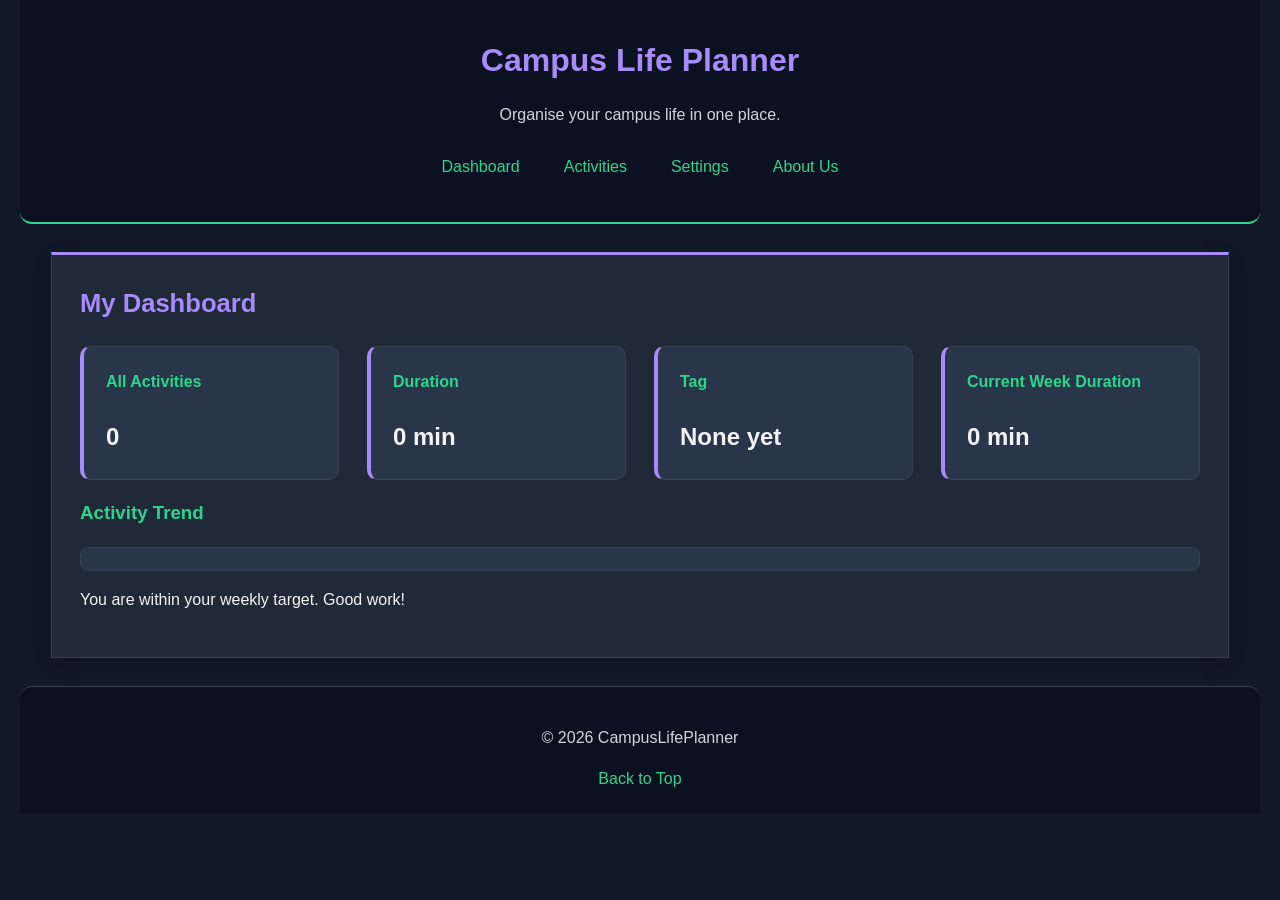
<file: index.html>
<!DOCTYPE html>
<html lang="en">
    <head>
        <meta charset="UTF-8">
        <meta name="viewport" content="width=device-width, initial-scale=1.0">
        <meta name="description" content="Campus Life Planner helps students record and organise tasks, events and study sessions.">
        <title>Campus Life Planner | Campus Life made easier with Campus Life Planner</title>
        <link rel="stylesheet" href="styles/style.css">
        <script src="scripts/main.js" defer></script>
    </head>
    <body>
        <a href="#main-content" class="skip-link"> Skip to main content</a>
        <header>
            <h1> Campus Life Planner</h1>
            <p>Organise your campus life in one place.</p>
            <nav>
                <a href="#dashboard">Dashboard</a>
                <a href="#activities">Activities</a>
                <a href="#settings">Settings</a>
                <a href="#about">About Us</a>
            </nav>
        </header>
        <main id="main-content">
            <section id="dashboard" class="app-view is-active">
                <h2> My Dashboard</h2>
                <div class="dashboard">
                    <article>
                        <h3>All Activities</h3>
                        <p id="total-activities">0</p>
                    </article>
                    <article>
                        <h3>Duration</h3>
                        <p id="total-duration">0 minutes</p>
                    </article>
                    <article>
                        <h3>Tag</h3>
                        <p id="top-tag">None</p>
                    </article>
                    <article>
                        <h3> Current Week Duration</h3>
                        <p id="week-total">0 Activities</p>
                    </article>
                </div>
                <h3>Activity Trend</h3>
                <div id="weekly-chart" class="weekly-chart">
                <div id="weekly-chart-bar"></div>
                </div>
                <p id="message" role="status">Please set your target duration in Settings.</p>
            </section>
            <section id="activities" class="app-view">
                <h2>My Activities</h2>
                <label for="search">Search activities using regular expressions</label>
                <input type="search" id="search" placeholder="Example: Study|Exam">
                <label for="ignore-case">
                    <input type="checkbox" id="ignore-case" checked>
                    Ignore uppercase and lowercase differences
                </label>
                <p id="search-message" role="status"></p>
                <label for="sort">Sort Activities</label>
                <select id="sort">
                    <option value="dueDate">Due Date</option>
                    <option value="title">Title</option>
                    <option value="duration">Duration</option>
                </select>
                <button type="button" id="sort-order">Change Sorting Order
                </button>
                <h3>Activity List</h3>
                <div id="activity-list">
                    <p>No activities yet. Add your very first activity below.</p>
                </div>
            </section>
            <section id="form-section" class="app-view">
                <h2 id="form-heading">Add an Activity</h2>
                <form id="activity-form">
                    <input type="hidden" id="activity-id">
                    <label for="title">Activity Name</label>
                    <input type="text" id="title" required>
                    <p id="title-error" class="error"></p>
                    <label for="due-date">Due Date</label>
                    <input type="date" id="due-date" required>
                    <p id="date-error" class="error"></p>
                    <label for="duration">Duration in minutes</label>
                    <input type="number" id="duration" min="5" max="720" step="1" required>
                    <p id="duration-error" class="error"></p>
                    <label for="tag">Tag</label>
                    <input type="text" id="tag" required>
                    <p id="tag-error" class="error"></p>
                    <button type="submit" id="save-button">Add Activity</button>
                    <button type="reset">Clear Form</button>
                    <p id="form-message" role="status"></p>
                </form>
            </section>
            <section id="settings" class="app-view">
                <h2>Settings</h2>
                <label for="target">Target Duration in Minutes</label>
                <input type="number" id="target" min="0" value="600">
                <label for="weekly-cap">Weekly Cap Duration in minutes</label>
                <input type="number" id="weekly-cap" min="1" value="1000">
                <p id="cap-error" class="error" role="alert"></p>
                <label for="duration-unit">Display duration in</label>
                <select id="duration-unit">
                    <option value="minutes">Hours and Minutes</option>
                    <option value="hours">Decimal Hours</option>           
                </select>
                <button id="save-target" type="button">Save Target</button>
                <h3>Convert Minutes to Hours</h3>
                <label for="minutes">Minutes</label>
                <input type="number" id="minutes" min="0" value="60">
                <button type="button" id="convert">Convert</button>
                <p id="result" role="status"></p>
                <h3>Export Activities</h3>
                <button type="button" id="export">Export JSON</button>
                <h3>Import Activities</h3>
                <label for="import-file">Choose a JSON file</label>
                <input type="file" id="import-file" accept=".json">
                <button type="button" id="import">Import JSON</button>
                <p id="import-message" role="status"></p>
            </section>
            <section id="about" class="app-view">
                <h2>About Campus Life Planner</h2>
                <p>Campus Life Planner is a web application that helps students to organise assignments, campus events, and study sessions.<br> Open the application, go to activities where you can create and save your activities as prompted.<br>You can also set a target and weekly cap under settings and save the changes, export and import activities, and use the minutes to hours converter.<br>For more information, visit my github or send an email to email address provided below.</p>
                <p>Github: <a href="https://github.com/pkeza1-rgb">My Github Profile</a></p>
                <p>Email: <a href="mailto:p.keza1@alustudent.com">Contact me</a></p>
            </section>
         </main>
         <footer>
            <p>&copy; 2026 CampusLifePlanner</p>
            <a href="#main-content">Back to Top</a>
         </footer>
    </body>
</html>
</file>
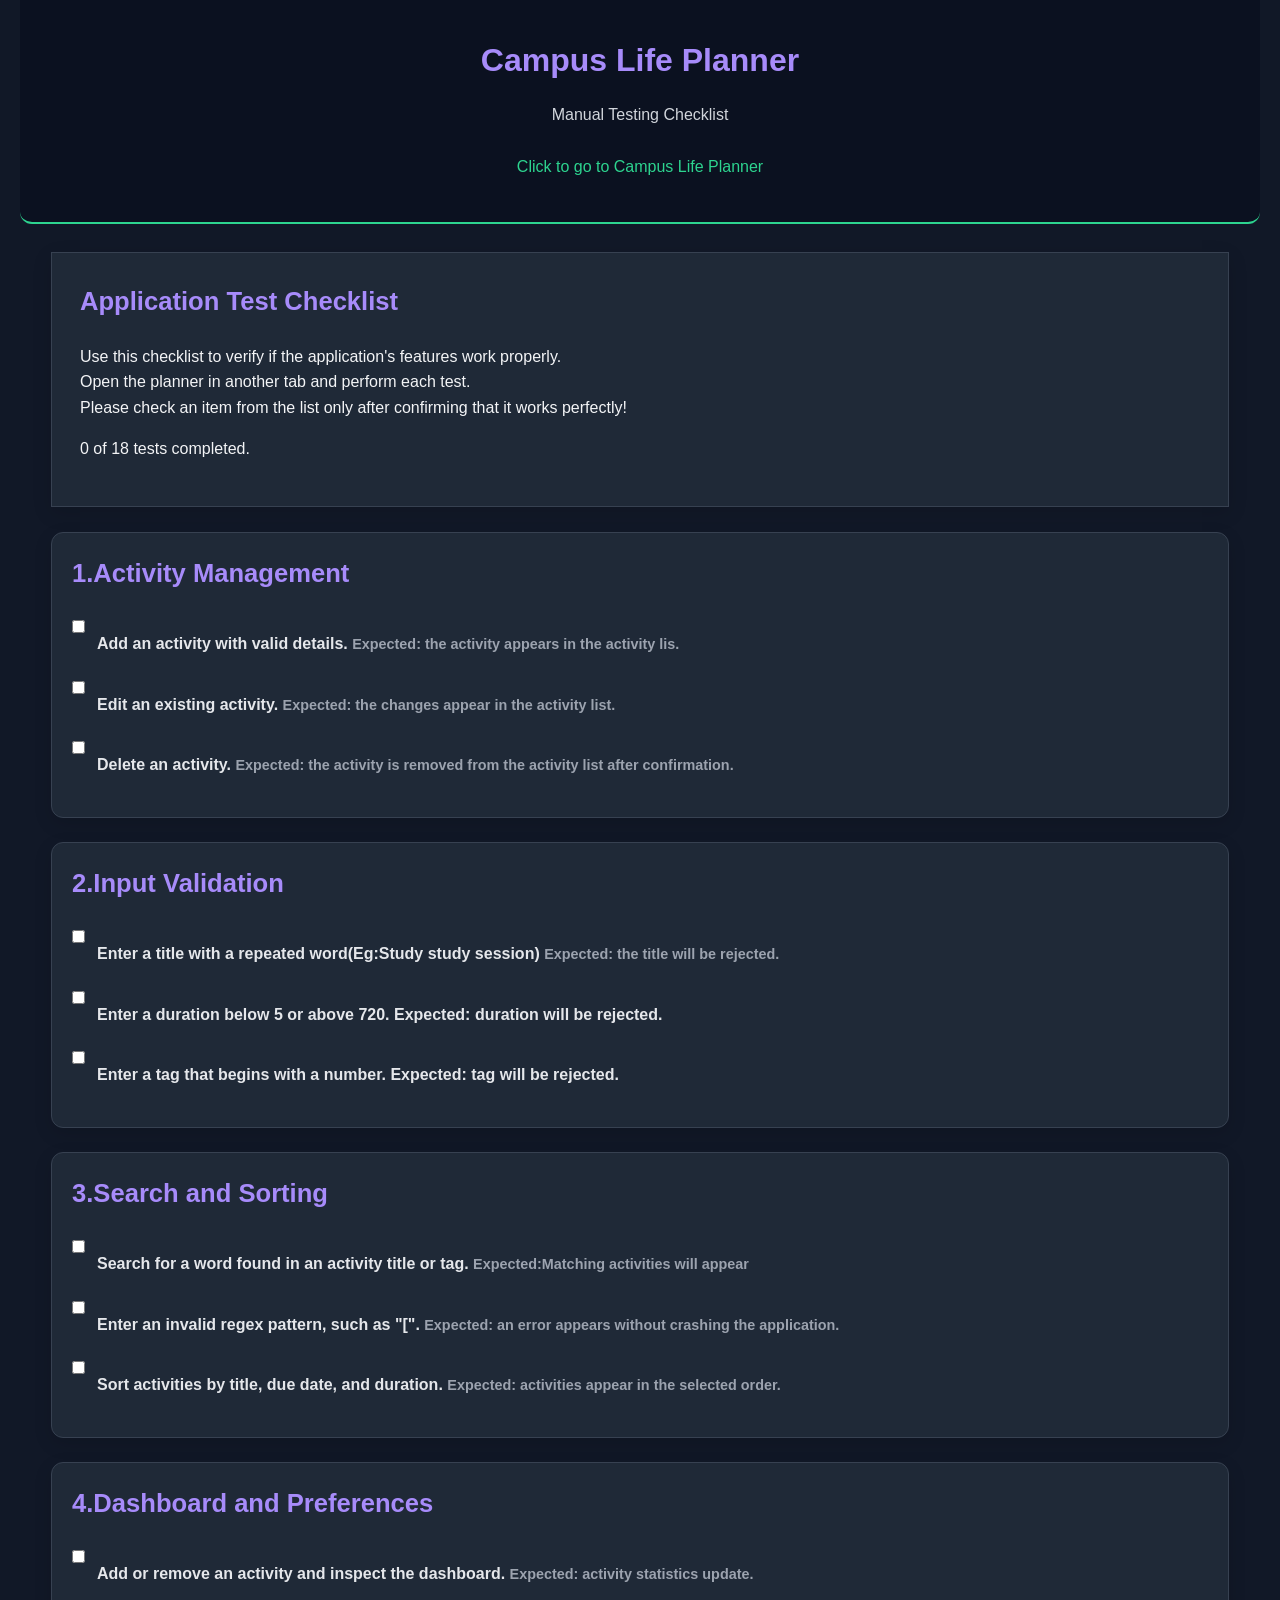
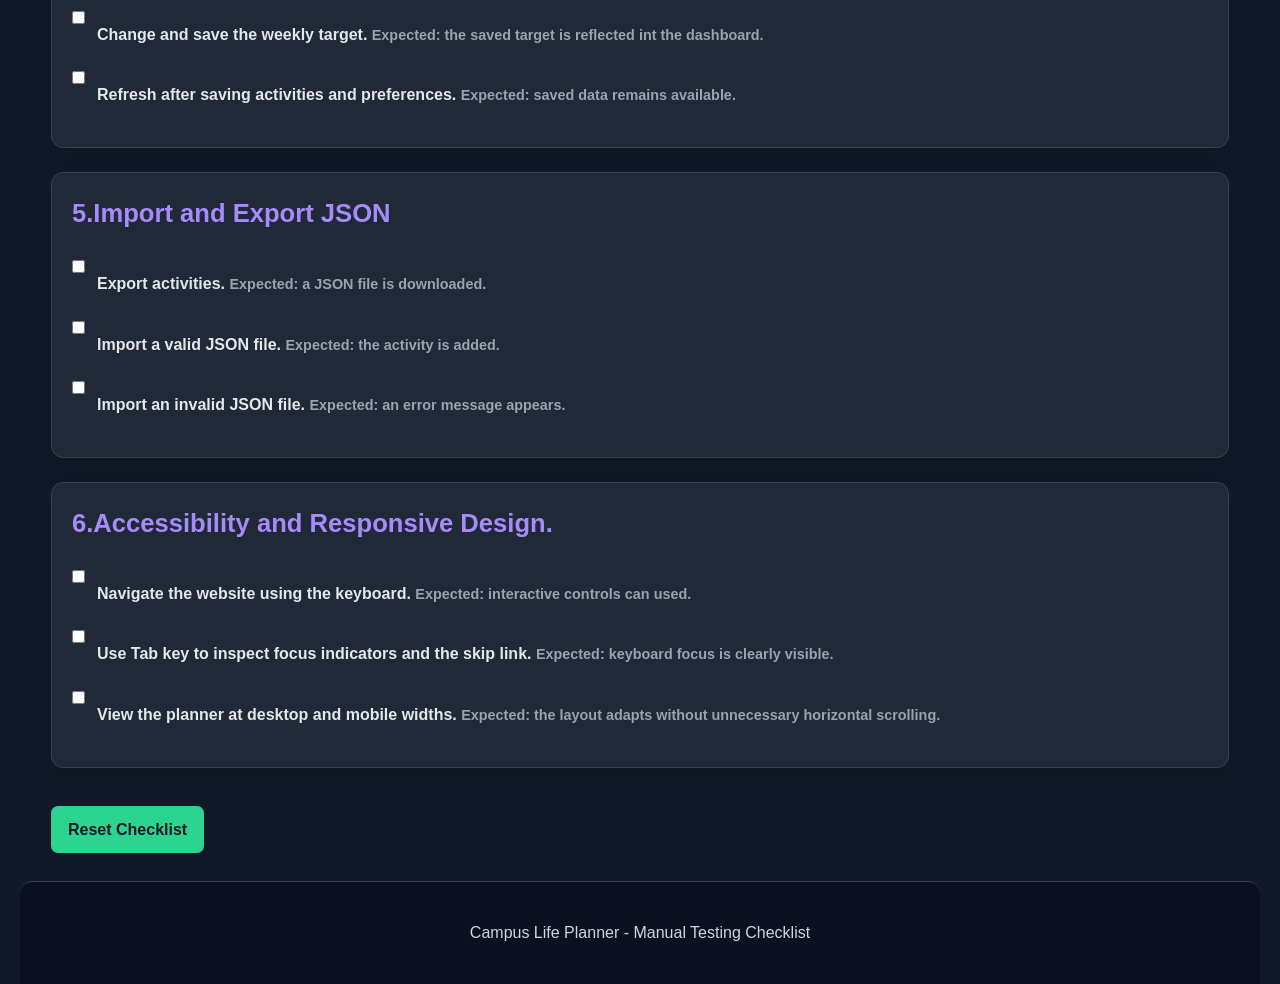
<file: tests.html>
<!DOCTYPE html>
<html lang="en">
    <head>
        <meta charset="UTF-8">
        <meta name="viewport" content="width=device-width, initial-scale=1.0">
        <meta name="description" content="Manual testing checklist for Campus Life Planner">
        <title>Campus Life Planner | Tests</title>
        <link rel="stylesheet" href="styles/style.css">
        <style>
            .test-section{
                margin: 24px 0;
                padding: 20px;
                border: 1px solid #374151;
                border-radius: 12px;
            }
            .test-item{
                display: flex;
                align-items: flex-start;
                gap: 12px;
                margin: 14px 0;
            }
            .test-item input{
                margin-top: 5px;
                accent-color: #2DD48F;
            }
            .test-item label{
                cursor: pointer;
            }
            .test-note{
                color: #9CA3AF;
                font-size: 0.9rem;
            }
        </style>
    </head>
    <body>
        <a class="skip-link" href="#main-content">Skip to tests</a>
        <header>
            <h1>Campus Life Planner</h1>
            <p>Manual Testing Checklist</p>
            <nav aria-label="Main navigation">
                <a href="index.html">Click to go to Campus Life Planner</a>
            </nav>
        </header>
        <main id="main-content">
            <section>
                <h2>Application Test Checklist</h2>
                <p>Use this checklist to verify if the application's features work properly.<br>Open the planner in another tab and perform each test.<br>Please check an item from the list only after confirming that it works perfectly!</p>
                <p id="test-progress" role="status" aria-live="polite">0 tests completed.</p>
            </section>
            <section class="test-section">
                <h2>1.Activity Management</h2>
                <div class="test-item">
                    <input type="checkbox" id="test-add">
                    <label for="test-add">Add an activity with valid details.
                        <span class="test-note">Expected: the activity appears in the activity lis.</span>
                    </label>
                </div>
                <div class="test-item">
                    <input type="checkbox" id="test-edit">
                    <label for="test-edit">Edit an existing activity.
                        <span class="test-note">Expected: the changes appear in the activity list.</span>
                    </label>
                </div>
                <div class="test-item">
                    <input type="checkbox" id="test-delete">
                    <label for="test-delete">Delete an activity.
                        <span class="test-note">Expected: the activity is removed from the activity list after confirmation.</span>
                    </label>
                </div>
            </section>
            <section class="test-section">
                <h2>2.Input Validation</h2>
                <div class="test-item">
                    <input type="checkbox" id="test-title">
                    <label for="test-title">Enter a title with a repeated word(Eg:Study study session)
                        <span class="test-note">Expected: the title will be rejected.</span>
                    </label>
                </div>
                <div class="test-item">
                    <input type="checkbox" id="test-duration">
                    <label for="test-duration">Enter a duration below 5 or above 720.
                        <span slass="test-note">Expected: duration will be rejected.</span>
                    </label>
                </div>
                <div class="test-item">
                    <input type="checkbox" id="test-tag">
                    <label for="test-tag">Enter a tag that begins with a number.
                        <span class="tset-note">Expected: tag will be rejected.</span>
                    </label>
                </div>
            </section>
            <section class="test-section">
                <h2>3.Search and Sorting</h2>
                <div class="test-item">
                    <input type="checkbox" id="test-search">
                    <label for="test-search">Search for a word found in an activity title or tag.
                        <span class="test-note">Expected:Matching activities will appear</span>
                    </label>
                </div>
                <div class="test-item">
                <input type="checkbox" id="test-regex">
                <label for="test-regex">
                    Enter an invalid regex pattern, such as "[".
                    <span class="test-note">Expected: an error appears without crashing the application.</span>
                </label>
            </div>
            <div class="test-item">
                <input type="checkbox" id="test-sort">
                <label for="test-sort">
                    Sort activities by title, due date, and duration.
                    <span class="test-note">Expected: activities appear in the selected order.</span>
                </label>
            </div>
            </section>
            <section class="test-section">
                <h2>4.Dashboard and Preferences</h2>
                <div class="test-item">
                <input type="checkbox" id="test-dashboard">
                <label for="test-dashboard">
                    Add or remove an activity and inspect the dashboard.
                    <span class="test-note">Expected: activity statistics update.</span>
                </label>
            </div>
            <div class="test-item">
                <input type="checkbox" id="test-target">
                <label for="test-target">Change and save the weekly target.
                    <span class="test-note">Expected: the saved target is reflected int the dashboard.</span>
                </label>
            </div>
            <div class="test-item">
                <input type="checkbox" id="test-storage"> 
                <label for="test-storage">Refresh after saving activities and preferences.
                    <span class="test-note">Expected: saved data remains available.</span>
                </label>           
            </div>
            </section>
            <section class="test-section">
                <h2>5.Import and Export JSON</h2>
                <div class="test-item">
                    <input type="checkbox" id="test-export">
                    <label for="test-export">Export activities.
                        <span class="test-note">Expected: a JSON file is downloaded.</span>
                    </label>
                </div>
                <div class="test-item">
                    <input type="checkbox" id="test-import">
                    <label for="test-input">Import a valid JSON file.
                        <span class="test-note">Expected: the activity is added.</span>
                    </label>
                </div>
                <div class="test-item">
                    <input type="checkbox" id="test-invalid-import">
                    <label for="test-invalid-import">Import an invalid JSON file.
                        <span class="test-note">Expected: an error message appears.</span>
                    </label>
                </div>
            </section>
            <section class="test-section">
                <h2>6.Accessibility and Responsive Design.</h2>
                <div class="test-item">
                    <input type="checkbox" id="test-keyboard">
                    <label for="test-keyboard">Navigate the website using the keyboard.
                        <span class="test-note">Expected: interactive controls can used.</span>
                    </label>
                </div>
                <div class="test-item">
                    <input type="checkbox" id="test-focus">
                    <label for="test-focus">Use Tab key to inspect focus indicators and the skip link.
                        <span class="test-note">Expected: keyboard focus is clearly visible.</span>
                    </label>
                </div>
                <div class="test-item">
                    <input type="checkbox" id="test-mobile">
                    <label for="test-mobile">View the planner at desktop and mobile widths.
                        <span class="test-note">Expected: the layout adapts without unnecessary horizontal scrolling.</span>
                    </label>
                </div>
            </section>
            <button id="reset-tests" type="button">Reset Checklist</button>
        </main>
        <footer>
            <p>Campus Life Planner - Manual Testing Checklist</p>
        </footer>
        <script>
            const checkboxes= document.querySelectorAll('.test-item input[type="checkbox"]');
            const progress= document.getElementById('test-progress');
            const reset_button= document.getElementById('reset-tests');
            function update_Progress(){
                const completed= document.querySelectorAll('.test-item input[type="checkbox"]:checked').length;
                progress.textContent= `${completed} of ${checkboxes.length} tests completed.`;
            }
                checkboxes.forEach(function (checkbox){
                    checkbox.addEventListener('change', update_Progress);
                });
                reset_button.addEventListener('click', function () {
                    checkboxes.forEach(function (checkbox){
                        checkbox.checked= false;
                    });
                    update_Progress();
                });
                update_Progress();
        </script>
    </body>
</html>
</file>
<file: styles/style.css>
*{
    box-sizing:border-box;
}
html{
    scroll-behavior: smooth;
}
body{
    margin:0;
    padding:0 12px;
    font-family: Arial, sans-serif;
    background-color:#111827;
    color:#F3F4F6;
    line-height:1.6;
}
header{
    background-color:#0B1120;
    padding: 20px 20px;
    text-align:center;
    border-bottom: 2px solid #2DD48F;
    border-radius:0 0 12px 12px;
}
h1{
    margin:0;
    color:#A78BFA;
    font-size:2rem;
}
header p{
    color:#D1D5DB;
}
nav{
    display:flex;
    flex-wrap:wrap;
    justify-content: center;
    gap:12px;
    margin-top:18px;
}
nav a{
    display:inline-block;
    padding:8px 12px;
    color:#2DD48F;
    text-decoration:none;
    border-radius:6px;
}
nav a:hover{
    background-color:#293548;
    color:#FFFFFF;
}
main{
    width:100%;
    max-width:1100px;
    margin:28px auto;
}
section{
    min-width:0;
    margin-bottom:25px;
    padding:24px;
    background-color:#1F2937;
    border:1px solid #374151;
    box-shadow:0 6px 18px #00000020;
}
h2{
    margin-top:0;
    color:#A78BFA;
    font-size:1.6rem;
}
h3{
    color:#2DD48F;
}
#dashboard{
    border-top:3px solid #A78BFA;
}
#activities{
    border-top:3px solid #2DD48F;
}
.dashboard{
    display:flex;
    flex-wrap:wrap;
    gap:16px;
}
.dashboard article{
    flex:1 1 200px;
    min-width:0;
    padding:18px;
    background-color:#293548;
    border:1px solid#374151;
    border-left:4px solid #A78BFA;
    border-radius:10px;
    transition: transform 0.2s ease, border-color 0.2s ease;
}
.dashboard article:hover{
    transform:translateY(-3px);
    border-left-color:#2DD48F;
}
.dashboard article h3{
    margin-top:0;
    font-size:1rem;
}
.dashboard article p{
    margin-bottom:0;
    font-size:1.5rem;
    font-weight:bold;
    overflow-wrap:anywhere;
}
label{
    display:block;
    margin-top:16px;
    margin-bottom:5px;
    color:#E5E7EB;
    font-weight:bold;
}
input,select{
    display:block;
    width:100%;
    max-width:100%;
    min-width:0;
    padding:11px 12px;
    margin-top:5px;
    background-color:#111827;
    color:#F3F4F6;
    border:1px solid#4B5563;
    border-radius:7px;
    font:inherit;
}
input[type="date"]{
    border-left:3px solid #A78BFA;
}
label[for="ignore-case"]{
    display:inline-flex;
    align-items:center;
    gap:8px;
}
input[type="checkbox"]{
    width:auto;
    margin:0;
}
input[required]{
    background-color:#182233;
}
input:focus,select:focus{
    border-color:#A78BFA;
    outline:2px solid #A78BFA;
    outline-offset:2px;
}
button{
    display:inline-block;
    max-width:100%;
    padding:11px 17px;
    margin-top:14px;
    margin-right:6px;
    background-color:#2DD48F;
    color:#111827;
    border:none;
    border-radius:7px;
    font:inherit;
    font-weight:bold;
    cursor:pointer;
    overflow-wrap:anywhere;
    transition:background-color 0.2s ease, transform 0.2s ease;
}
button:hover{
    background-color:#5EEAD4;
    transform:translateY(-1px);
}
button:active{
    transform:translateY(0);
}
#activity-list{
    margin-top:16px;
}
.activity-card{
    margin-bottom:14px;
    padding:18px;
    background-color:#293548;
    border:1px solid #374151;
    border-radius:10px;
    overflow-wrap:anywhere;
}
.activity-card h3{
    margin-top:0;
}
.activity-card p{
    color:#D1D5DB;
}
.skip-link{
    position:absolute;
    top:-100px;
    left:16px;
    z-index:1000;
    padding: 12px 16px;
    background-color:#EC4899;
    color:#111827;
    border-radius:6px;
    font-weight: bold;
}
.skip-link:focus{
    top:10px;
    outline: 3px solid #F9A8D4;
    outline-offset: 3px
}
a:focus-visible,
button:focus-visible,
input:focus-visible,
select:focus-visible{
    outline:3px solid #FBBF24;
    outline-offset: 3px;
}
.error{
    color:#FDA4AF;
    font-size:0.9rem;
    margin-top:4px;
}
#message,
#search-message,
#form-message,
#result,
#import-message{
    overflow-wrap:anywhere;
}
footer{
    padding:22px;
    background-color:#0B1120;
    color:#D1D5DB;
    text-align:center;
    border-top:1px solid #374151;
    border-radius:12px 12px 0 0;
}
footer a{
    color:#2DD48F;
    text-decoration:none;
}
footer a:hover{
    text-decoration:underline;
}
@media(min-width:768px){
    body{
        padding:0 20px;
    }
    main{
        width:95%;
    }
    section{
        padding:28px;
    }
    nav{
        gap:20px;
    }
}
@media(min-width:1024px){
    main{
        max-width:1200px;
    }
    header{
        padding:35px 25px;
    }
    .dashboard{
        gap:28px;
    }
    .dashboard article{
        padding:22px;
    }
}
@media(prefers-reduced-motion: reduce){
    html{
        scroll-behavior: auto;
    }
    *,
    *::before,
    *::after{
        transition: none !important;
        animation:none !important;
    }
}
#weekly-chart{
    width: 100%;
    height: 24px;
    background-color: #293548;
    border: 1px solid #374151;
    border-radius: 8px;
    overflow: hidden;
    margin-top: 12px;
}
#weekly-chart-bar{
    width: 0;
    height: 100%;
    background-color:#2DD48F;
    border-radius: 7px;
    transition: width 0.3s ease;
}
.app-view{
    display:none;
}
.app-view.is-active{
    display: block;
}
</file>
